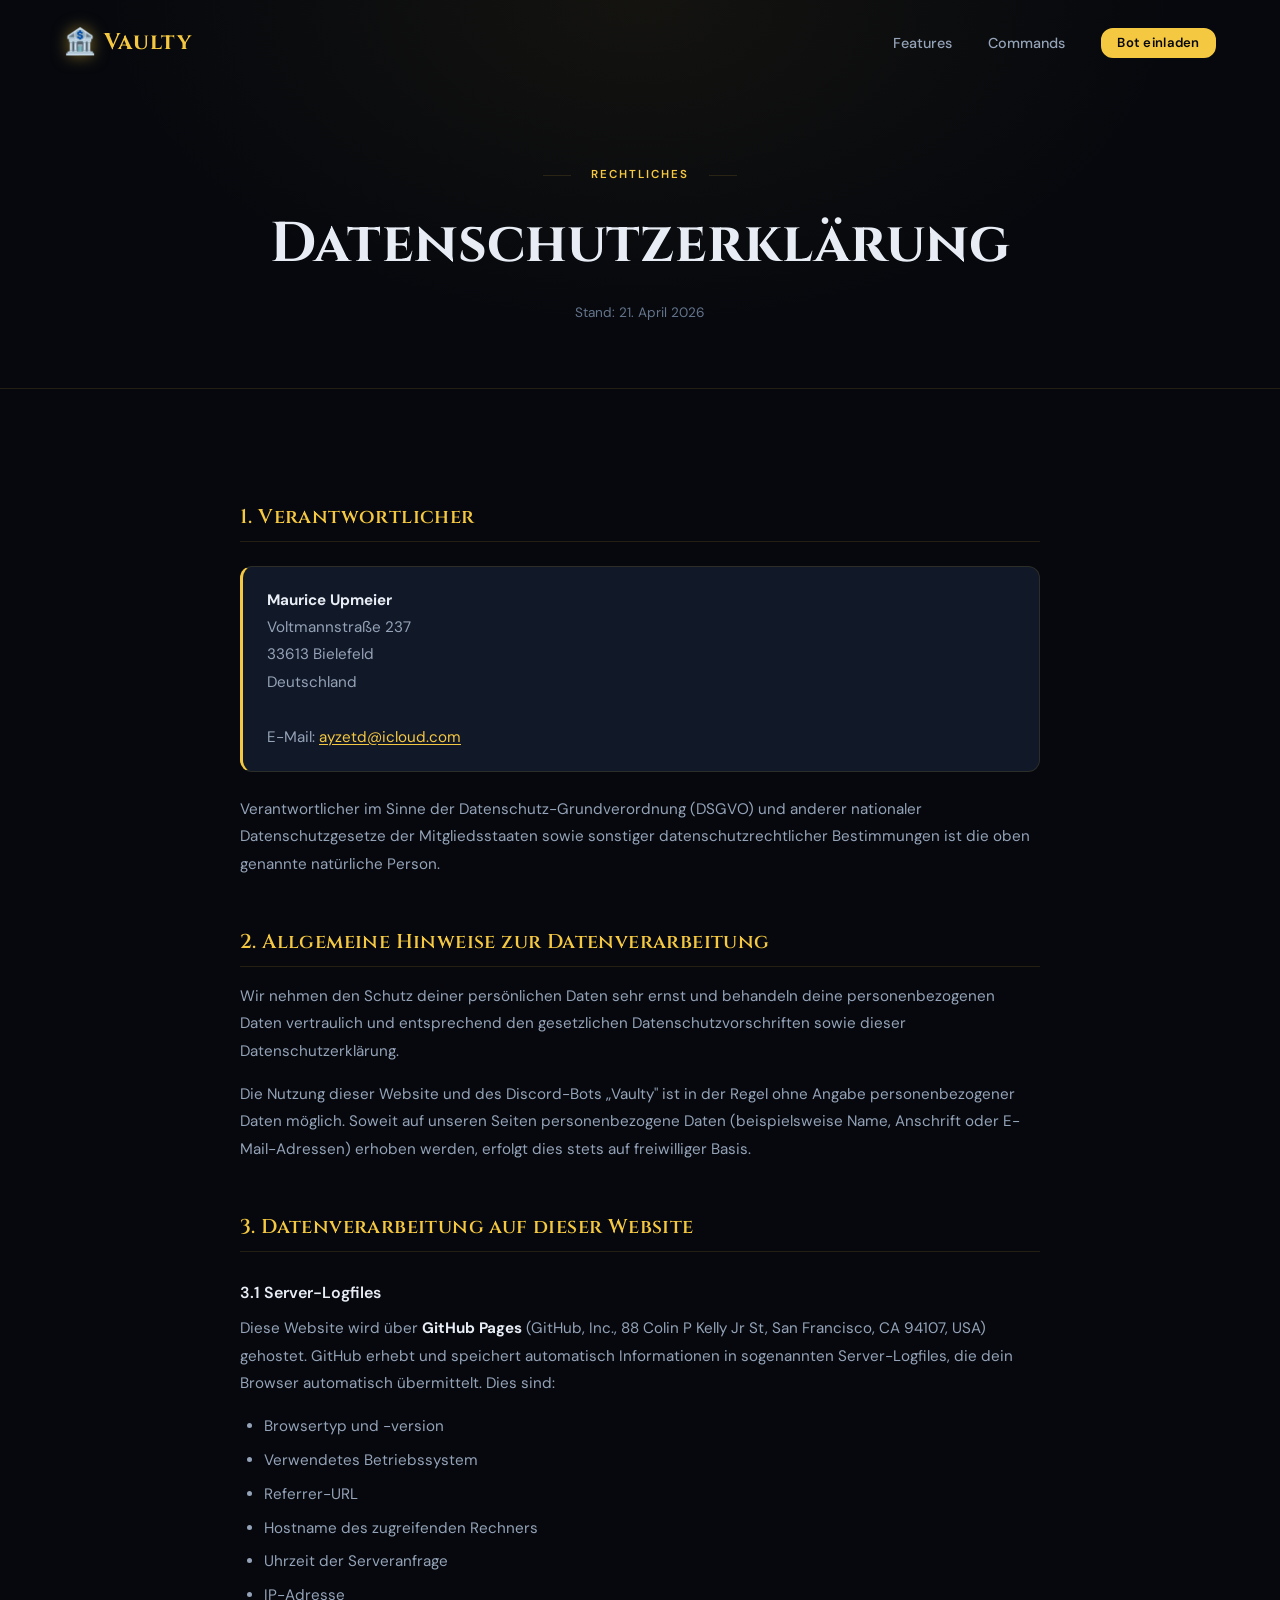
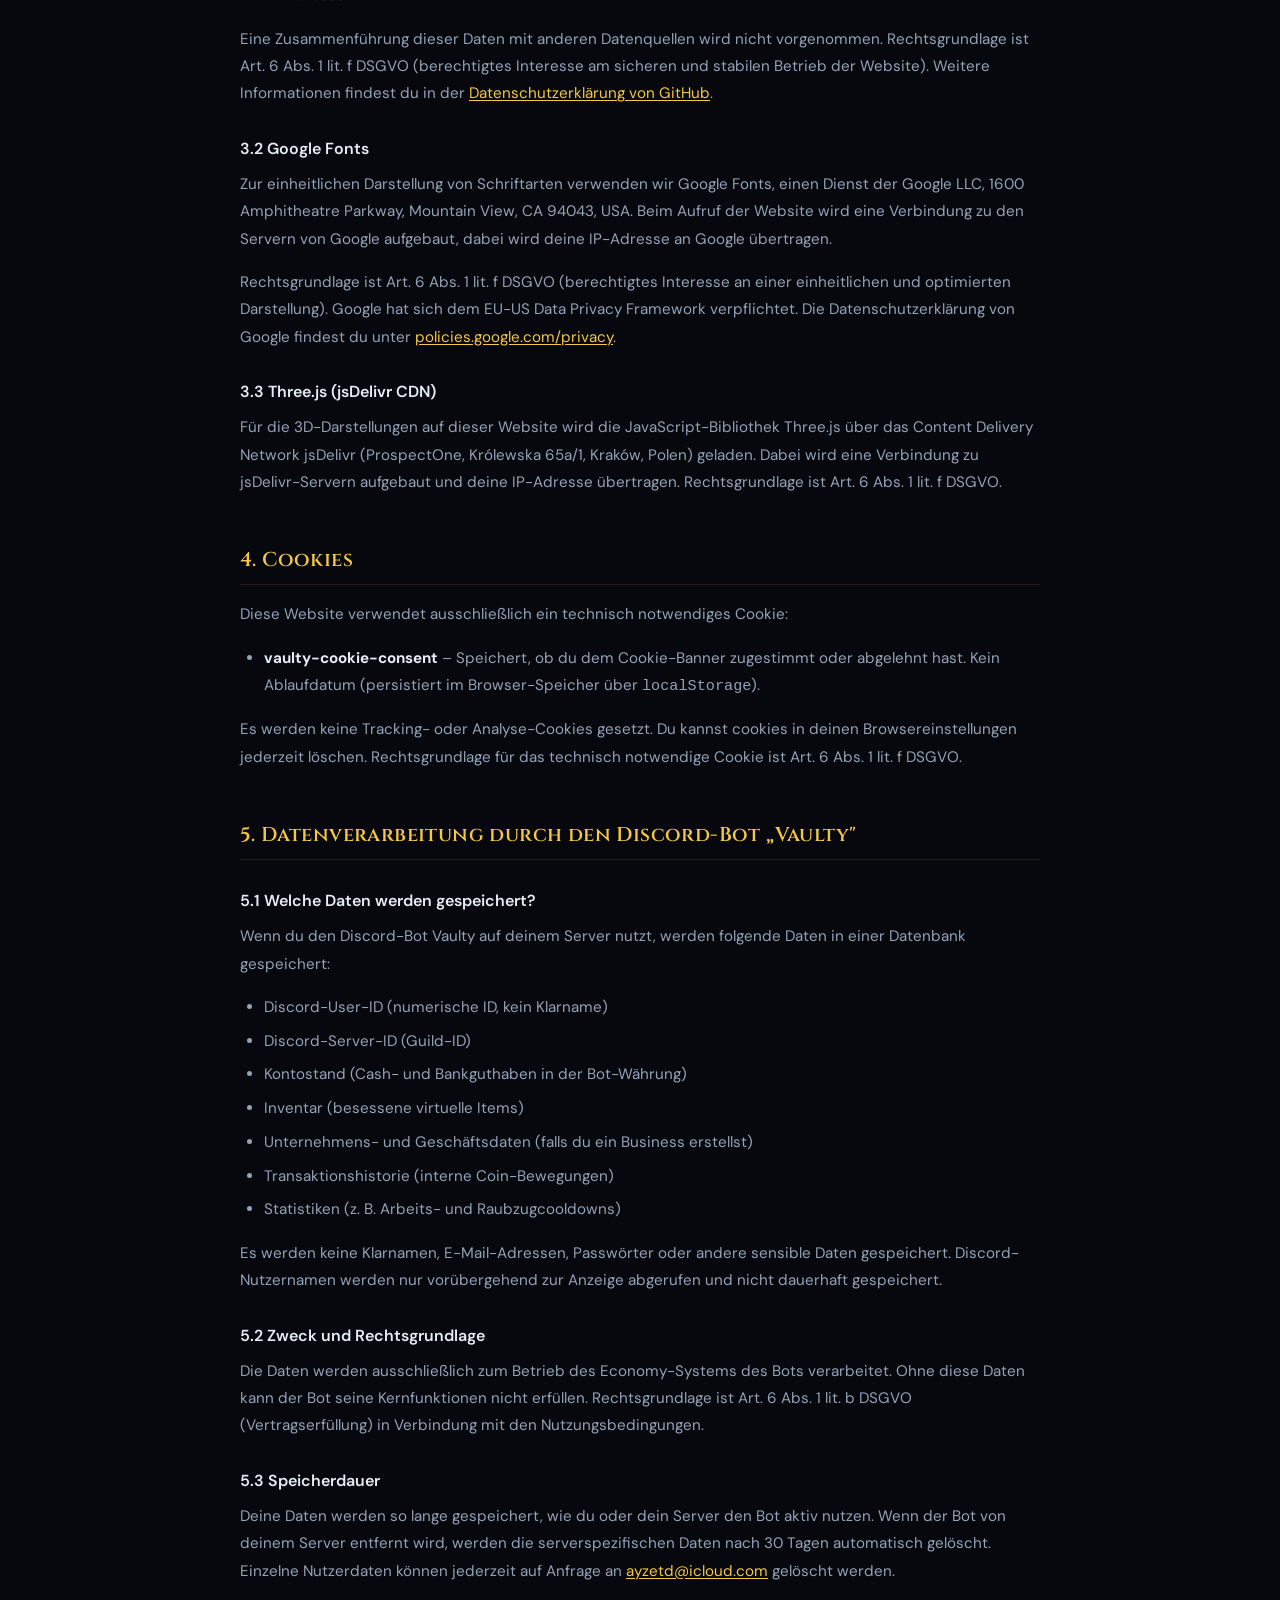
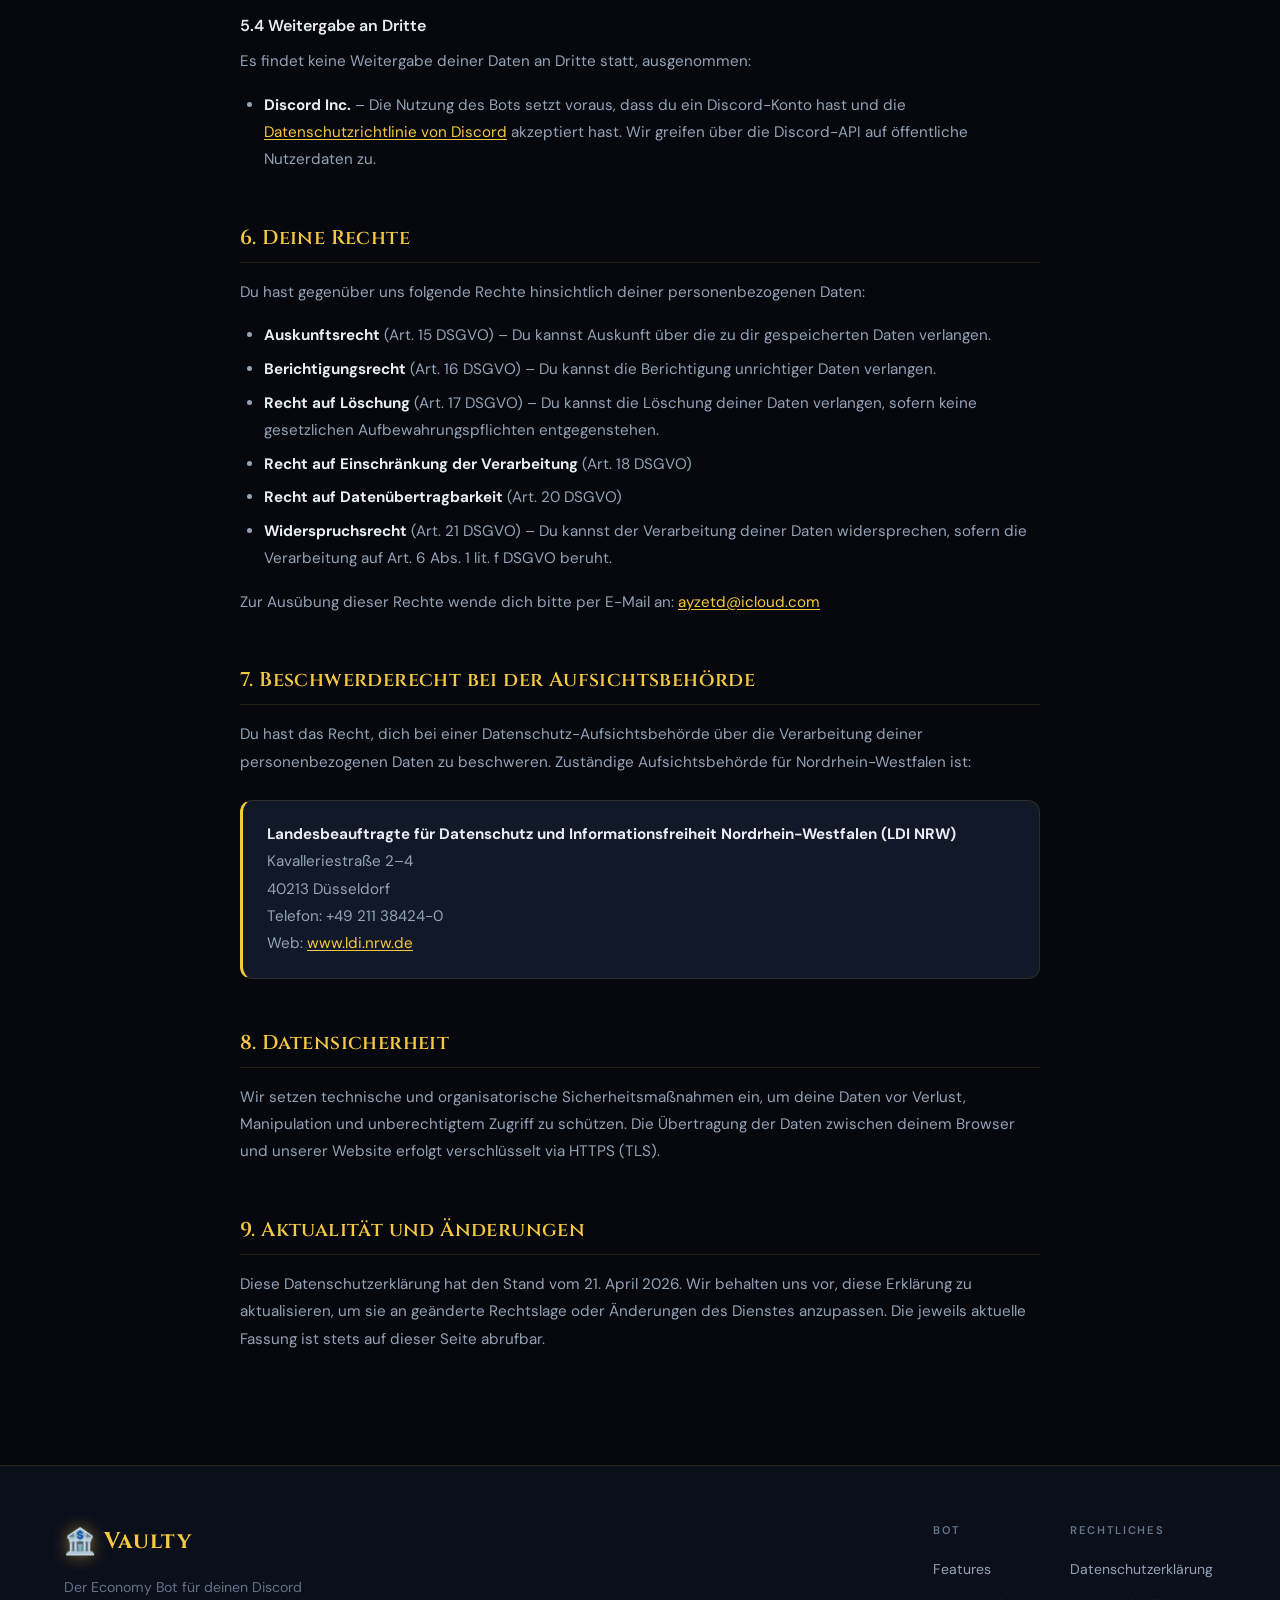
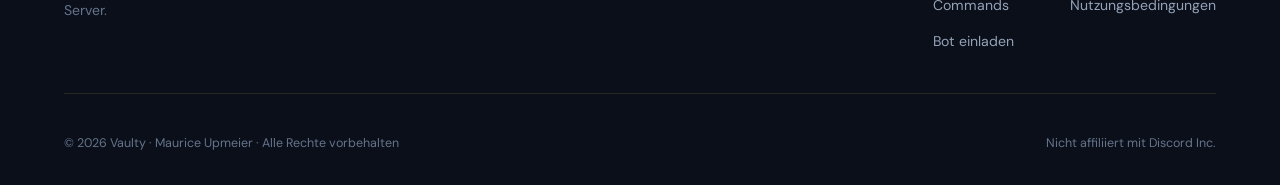
<file: privacy.html>
<!DOCTYPE html>
<html lang="de">
<head>
  <meta charset="UTF-8">
  <meta name="viewport" content="width=device-width, initial-scale=1.0">
  <meta name="robots" content="noindex, follow">
  <title>Datenschutzerklärung – Vaulty</title>
  <link rel="icon" href="data:image/svg+xml,<svg xmlns='http://www.w3.org/2000/svg' viewBox='0 0 100 100'><text y='.9em' font-size='90'>🏦</text></svg>">
  <link rel="preconnect" href="https://fonts.googleapis.com">
  <link rel="preconnect" href="https://fonts.gstatic.com" crossorigin>
  <link href="https://fonts.googleapis.com/css2?family=Cinzel:wght@400;600;700&family=DM+Sans:opsz,wght@9..40,400;9..40,500;9..40,600&family=JetBrains+Mono:wght@400&display=swap" rel="stylesheet">
  <link rel="stylesheet" href="css/style.css">
</head>
<body>

  <a href="#main-content" class="skip-link">Zum Inhalt springen</a>

  <!-- Navigation -->
  <header class="nav-header scrolled" id="navbar">
    <nav class="nav-container" aria-label="Hauptnavigation">
      <a href="index.html" class="nav-logo" aria-label="Vaulty – zur Startseite">
        <span class="nav-logo__icon" aria-hidden="true">🏦</span>
        <span class="nav-logo__text">Vaulty</span>
      </a>
      <ul class="nav-links" role="list">
        <li><a href="index.html#features"  class="nav-link">Features</a></li>
        <li><a href="index.html#commands"  class="nav-link">Commands</a></li>
        <li>
          <a href="https://discord.com/oauth2/authorize?client_id=1495824921593381105"
             target="_blank" rel="noopener noreferrer"
             class="btn btn-primary btn-sm">Bot einladen</a>
        </li>
      </ul>
      <button class="nav-mobile-toggle" id="mobileToggle"
              aria-label="Menü öffnen" aria-expanded="false" type="button">
        <span></span><span></span><span></span>
      </button>
    </nav>
    <div class="nav-mobile-menu" id="mobileMenu" hidden>
      <ul role="list">
        <li><a href="index.html#features" class="nav-link">Features</a></li>
        <li><a href="index.html#commands" class="nav-link">Commands</a></li>
        <li><a href="https://discord.com/oauth2/authorize?client_id=1495824921593381105" target="_blank" rel="noopener noreferrer" class="btn btn-primary">Bot einladen</a></li>
      </ul>
    </div>
  </header>

  <main id="main-content">

    <!-- Legal Hero -->
    <section class="legal-hero">
      <div class="container">
        <span class="section-label">Rechtliches</span>
        <h1>Datenschutzerklärung</h1>
        <p class="legal-date">Stand: 21. April 2026</p>
      </div>
    </section>

    <!-- Legal Content -->
    <section class="legal-body">
      <div class="container">
        <div class="legal-content">

          <h2>1. Verantwortlicher</h2>
          <div class="legal-box">
            <p>
              <strong>Maurice Upmeier</strong><br>
              Voltmannstraße 237<br>
              33613 Bielefeld<br>
              Deutschland<br><br>
              E-Mail: <a href="mailto:ayzetd@icloud.com">ayzetd@icloud.com</a>
            </p>
          </div>
          <p>
            Verantwortlicher im Sinne der Datenschutz-Grundverordnung (DSGVO) und
            anderer nationaler Datenschutzgesetze der Mitgliedsstaaten sowie sonstiger
            datenschutzrechtlicher Bestimmungen ist die oben genannte natürliche Person.
          </p>

          <h2>2. Allgemeine Hinweise zur Datenverarbeitung</h2>
          <p>
            Wir nehmen den Schutz deiner persönlichen Daten sehr ernst und behandeln
            deine personenbezogenen Daten vertraulich und entsprechend den gesetzlichen
            Datenschutzvorschriften sowie dieser Datenschutzerklärung.
          </p>
          <p>
            Die Nutzung dieser Website und des Discord-Bots „Vaulty" ist in der Regel
            ohne Angabe personenbezogener Daten möglich. Soweit auf unseren Seiten
            personenbezogene Daten (beispielsweise Name, Anschrift oder E-Mail-Adressen)
            erhoben werden, erfolgt dies stets auf freiwilliger Basis.
          </p>

          <h2>3. Datenverarbeitung auf dieser Website</h2>

          <h3>3.1 Server-Logfiles</h3>
          <p>
            Diese Website wird über <strong>GitHub Pages</strong> (GitHub, Inc., 88 Colin P Kelly Jr St,
            San Francisco, CA 94107, USA) gehostet. GitHub erhebt und speichert automatisch
            Informationen in sogenannten Server-Logfiles, die dein Browser automatisch
            übermittelt. Dies sind:
          </p>
          <ul>
            <li>Browsertyp und -version</li>
            <li>Verwendetes Betriebssystem</li>
            <li>Referrer-URL</li>
            <li>Hostname des zugreifenden Rechners</li>
            <li>Uhrzeit der Serveranfrage</li>
            <li>IP-Adresse</li>
          </ul>
          <p>
            Eine Zusammenführung dieser Daten mit anderen Datenquellen wird nicht vorgenommen.
            Rechtsgrundlage ist Art. 6 Abs. 1 lit. f DSGVO (berechtigtes Interesse am
            sicheren und stabilen Betrieb der Website). Weitere Informationen findest du in der
            <a href="https://docs.github.com/en/site-policy/privacy-policies/github-privacy-statement"
               target="_blank" rel="noopener noreferrer">Datenschutzerklärung von GitHub</a>.
          </p>

          <h3>3.2 Google Fonts</h3>
          <p>
            Zur einheitlichen Darstellung von Schriftarten verwenden wir Google Fonts,
            einen Dienst der Google LLC, 1600 Amphitheatre Parkway, Mountain View, CA 94043, USA.
            Beim Aufruf der Website wird eine Verbindung zu den Servern von Google aufgebaut,
            dabei wird deine IP-Adresse an Google übertragen.
          </p>
          <p>
            Rechtsgrundlage ist Art. 6 Abs. 1 lit. f DSGVO (berechtigtes Interesse an
            einer einheitlichen und optimierten Darstellung). Google hat sich dem
            EU-US Data Privacy Framework verpflichtet.
            Die Datenschutzerklärung von Google findest du unter
            <a href="https://policies.google.com/privacy" target="_blank" rel="noopener noreferrer">
              policies.google.com/privacy</a>.
          </p>

          <h3>3.3 Three.js (jsDelivr CDN)</h3>
          <p>
            Für die 3D-Darstellungen auf dieser Website wird die JavaScript-Bibliothek
            Three.js über das Content Delivery Network jsDelivr (ProspectOne, Królewska 65a/1,
            Kraków, Polen) geladen. Dabei wird eine Verbindung zu jsDelivr-Servern aufgebaut
            und deine IP-Adresse übertragen. Rechtsgrundlage ist Art. 6 Abs. 1 lit. f DSGVO.
          </p>

          <h2>4. Cookies</h2>
          <p>
            Diese Website verwendet ausschließlich ein technisch notwendiges Cookie:
          </p>
          <ul>
            <li>
              <strong>vaulty-cookie-consent</strong> – Speichert, ob du dem
              Cookie-Banner zugestimmt oder abgelehnt hast. Kein Ablaufdatum
              (persistiert im Browser-Speicher über <code>localStorage</code>).
            </li>
          </ul>
          <p>
            Es werden keine Tracking- oder Analyse-Cookies gesetzt. Du kannst
            cookies in deinen Browsereinstellungen jederzeit löschen.
            Rechtsgrundlage für das technisch notwendige Cookie ist Art. 6 Abs. 1
            lit. f DSGVO.
          </p>

          <h2>5. Datenverarbeitung durch den Discord-Bot „Vaulty"</h2>

          <h3>5.1 Welche Daten werden gespeichert?</h3>
          <p>
            Wenn du den Discord-Bot Vaulty auf deinem Server nutzt, werden
            folgende Daten in einer Datenbank gespeichert:
          </p>
          <ul>
            <li>Discord-User-ID (numerische ID, kein Klarname)</li>
            <li>Discord-Server-ID (Guild-ID)</li>
            <li>Kontostand (Cash- und Bankguthaben in der Bot-Währung)</li>
            <li>Inventar (besessene virtuelle Items)</li>
            <li>Unternehmens- und Geschäftsdaten (falls du ein Business erstellst)</li>
            <li>Transaktionshistorie (interne Coin-Bewegungen)</li>
            <li>Statistiken (z. B. Arbeits- und Raubzugcooldowns)</li>
          </ul>
          <p>
            Es werden keine Klarnamen, E-Mail-Adressen, Passwörter oder andere
            sensible Daten gespeichert. Discord-Nutzernamen werden nur
            vorübergehend zur Anzeige abgerufen und nicht dauerhaft gespeichert.
          </p>

          <h3>5.2 Zweck und Rechtsgrundlage</h3>
          <p>
            Die Daten werden ausschließlich zum Betrieb des Economy-Systems des
            Bots verarbeitet. Ohne diese Daten kann der Bot seine Kernfunktionen
            nicht erfüllen. Rechtsgrundlage ist Art. 6 Abs. 1 lit. b DSGVO
            (Vertragserfüllung) in Verbindung mit den Nutzungsbedingungen.
          </p>

          <h3>5.3 Speicherdauer</h3>
          <p>
            Deine Daten werden so lange gespeichert, wie du oder dein Server den
            Bot aktiv nutzen. Wenn der Bot von deinem Server entfernt wird, werden
            die serverspezifischen Daten nach 30 Tagen automatisch gelöscht.
            Einzelne Nutzerdaten können jederzeit auf Anfrage an
            <a href="mailto:ayzetd@icloud.com">ayzetd@icloud.com</a> gelöscht werden.
          </p>

          <h3>5.4 Weitergabe an Dritte</h3>
          <p>
            Es findet keine Weitergabe deiner Daten an Dritte statt, ausgenommen:
          </p>
          <ul>
            <li>
              <strong>Discord Inc.</strong> – Die Nutzung des Bots setzt voraus, dass
              du ein Discord-Konto hast und die
              <a href="https://discord.com/privacy" target="_blank" rel="noopener noreferrer">
                Datenschutzrichtlinie von Discord</a> akzeptiert hast.
              Wir greifen über die Discord-API auf öffentliche Nutzerdaten zu.
            </li>
          </ul>

          <h2>6. Deine Rechte</h2>
          <p>
            Du hast gegenüber uns folgende Rechte hinsichtlich deiner
            personenbezogenen Daten:
          </p>
          <ul>
            <li><strong>Auskunftsrecht</strong> (Art. 15 DSGVO) – Du kannst Auskunft über die zu dir gespeicherten Daten verlangen.</li>
            <li><strong>Berichtigungsrecht</strong> (Art. 16 DSGVO) – Du kannst die Berichtigung unrichtiger Daten verlangen.</li>
            <li><strong>Recht auf Löschung</strong> (Art. 17 DSGVO) – Du kannst die Löschung deiner Daten verlangen, sofern keine gesetzlichen Aufbewahrungspflichten entgegenstehen.</li>
            <li><strong>Recht auf Einschränkung der Verarbeitung</strong> (Art. 18 DSGVO)</li>
            <li><strong>Recht auf Datenübertragbarkeit</strong> (Art. 20 DSGVO)</li>
            <li><strong>Widerspruchsrecht</strong> (Art. 21 DSGVO) – Du kannst der Verarbeitung deiner Daten widersprechen, sofern die Verarbeitung auf Art. 6 Abs. 1 lit. f DSGVO beruht.</li>
          </ul>
          <p>
            Zur Ausübung dieser Rechte wende dich bitte per E-Mail an:
            <a href="mailto:ayzetd@icloud.com">ayzetd@icloud.com</a>
          </p>

          <h2>7. Beschwerderecht bei der Aufsichtsbehörde</h2>
          <p>
            Du hast das Recht, dich bei einer Datenschutz-Aufsichtsbehörde
            über die Verarbeitung deiner personenbezogenen Daten zu beschweren.
            Zuständige Aufsichtsbehörde für Nordrhein-Westfalen ist:
          </p>
          <div class="legal-box">
            <p>
              <strong>Landesbeauftragte für Datenschutz und Informationsfreiheit
              Nordrhein-Westfalen (LDI NRW)</strong><br>
              Kavalleriestraße 2–4<br>
              40213 Düsseldorf<br>
              Telefon: +49 211 38424-0<br>
              Web: <a href="https://www.ldi.nrw.de" target="_blank" rel="noopener noreferrer">www.ldi.nrw.de</a>
            </p>
          </div>

          <h2>8. Datensicherheit</h2>
          <p>
            Wir setzen technische und organisatorische Sicherheitsmaßnahmen ein,
            um deine Daten vor Verlust, Manipulation und unberechtigtem Zugriff
            zu schützen. Die Übertragung der Daten zwischen deinem Browser und
            unserer Website erfolgt verschlüsselt via HTTPS (TLS).
          </p>

          <h2>9. Aktualität und Änderungen</h2>
          <p>
            Diese Datenschutzerklärung hat den Stand vom 21. April 2026. Wir
            behalten uns vor, diese Erklärung zu aktualisieren, um sie an
            geänderte Rechtslage oder Änderungen des Dienstes anzupassen.
            Die jeweils aktuelle Fassung ist stets auf dieser Seite abrufbar.
          </p>

        </div><!-- /.legal-content -->
      </div>
    </section>

  </main>

  <!-- Footer -->
  <footer class="footer" role="contentinfo">
    <div class="container">
      <div class="footer-top">
        <div class="footer-brand">
          <a href="index.html" class="nav-logo" aria-label="Vaulty Startseite">
            <span class="nav-logo__icon" aria-hidden="true">🏦</span>
            <span class="nav-logo__text">Vaulty</span>
          </a>
          <p class="footer-tagline">Der Economy Bot für deinen Discord Server.</p>
        </div>
        <nav class="footer-links" aria-label="Footer-Navigation">
          <div class="footer-links__group">
            <h3 class="footer-links__title">Bot</h3>
            <ul role="list">
              <li><a href="index.html#features">Features</a></li>
              <li><a href="index.html#commands">Commands</a></li>
              <li><a href="https://discord.com/oauth2/authorize?client_id=1495824921593381105" target="_blank" rel="noopener noreferrer">Bot einladen</a></li>
            </ul>
          </div>
          <div class="footer-links__group">
            <h3 class="footer-links__title">Rechtliches</h3>
            <ul role="list">
              <li><a href="privacy.html" aria-current="page">Datenschutzerklärung</a></li>
              <li><a href="terms.html">Nutzungsbedingungen</a></li>
            </ul>
          </div>
        </nav>
      </div>
      <div class="footer-bottom">
        <p>&copy; 2026 Vaulty &middot; Maurice Upmeier &middot; Alle Rechte vorbehalten</p>
        <p>Nicht affiliiert mit Discord Inc.</p>
      </div>
    </div>
  </footer>

  <script src="js/main.js"></script>
</body>
</html>
</file>
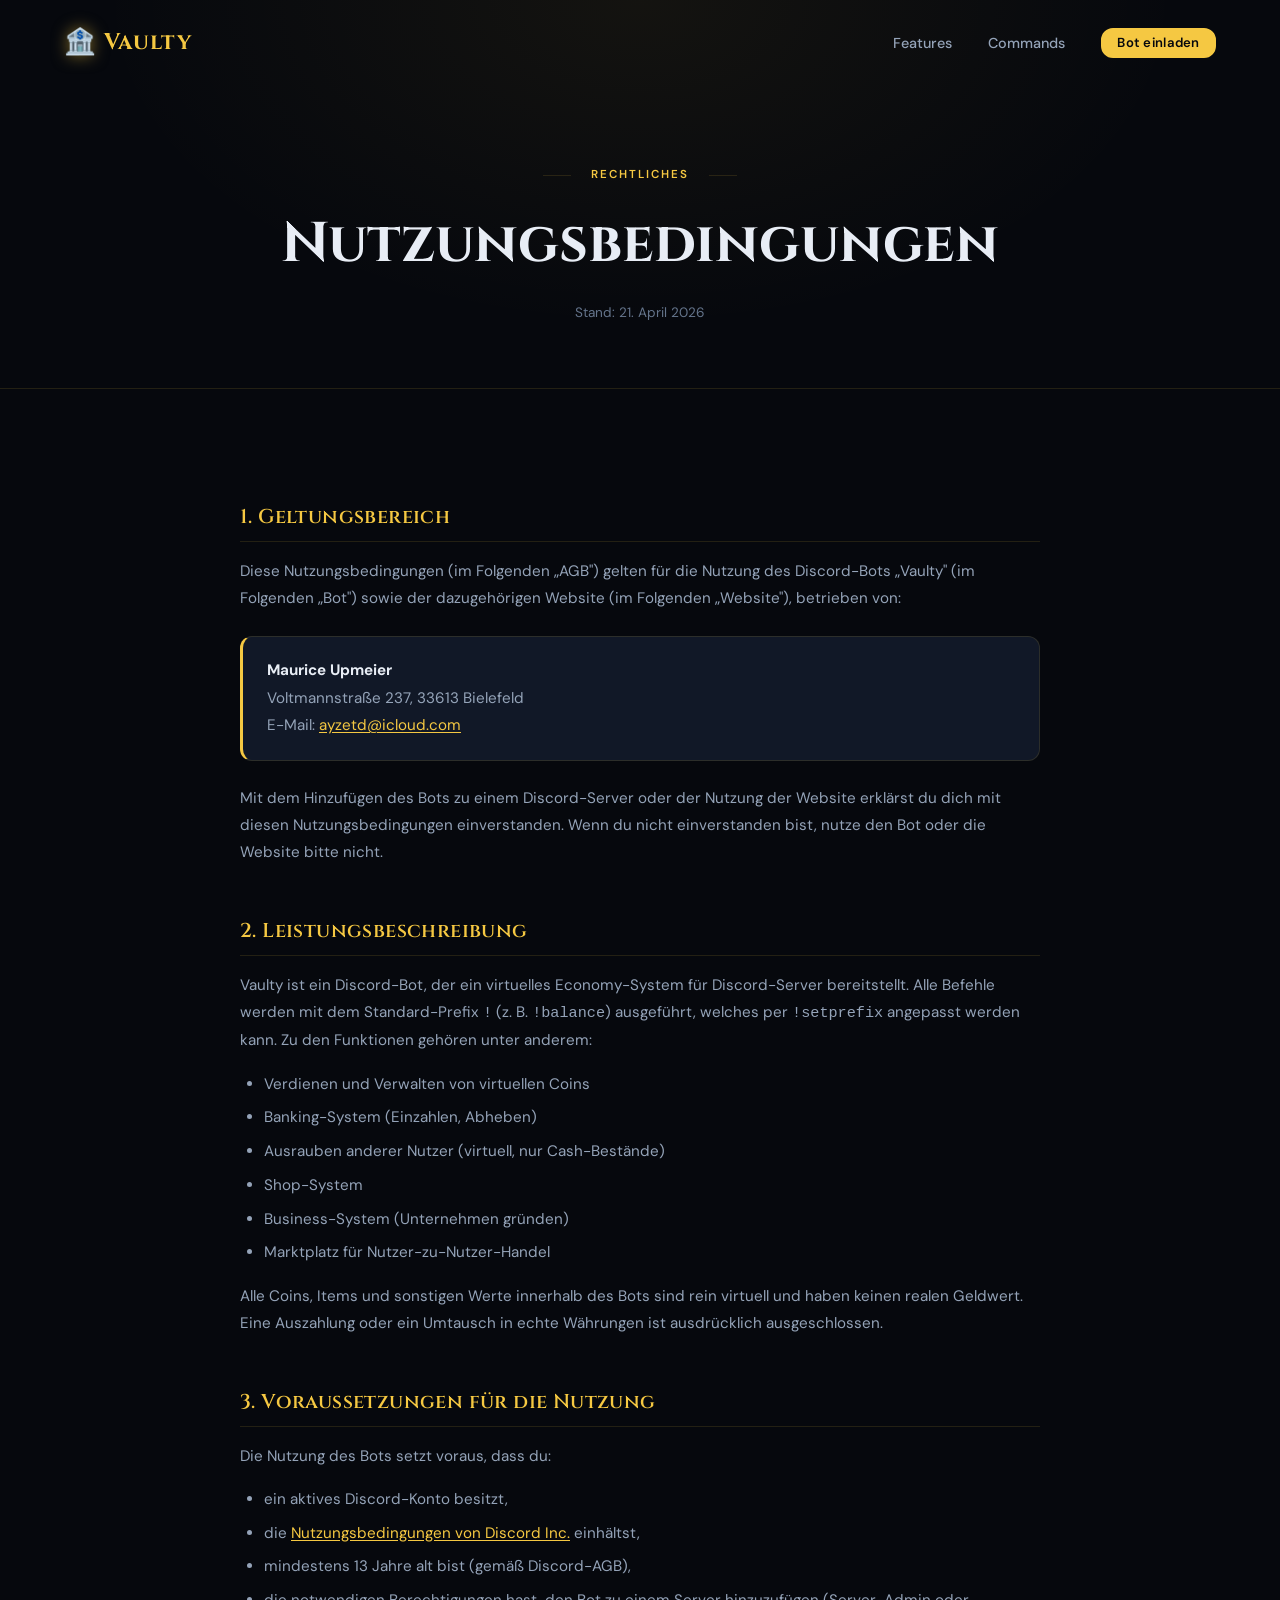
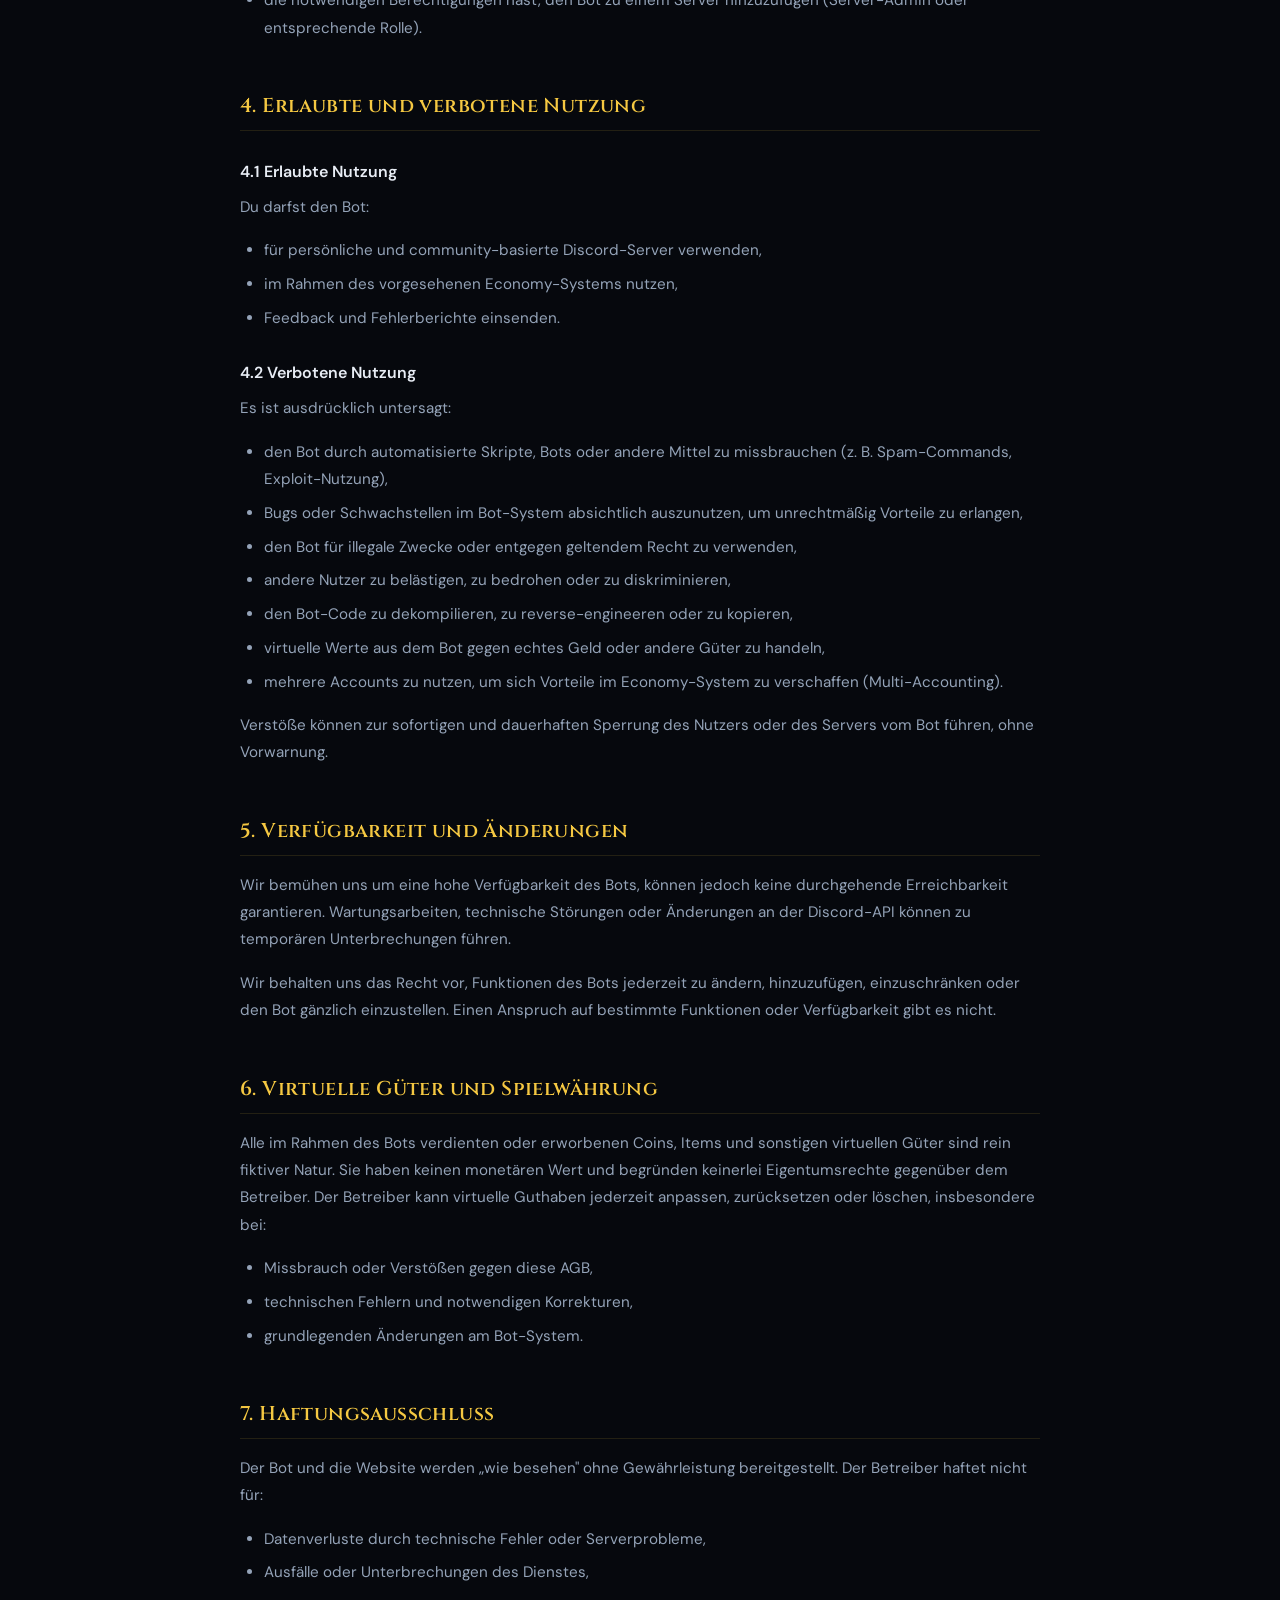
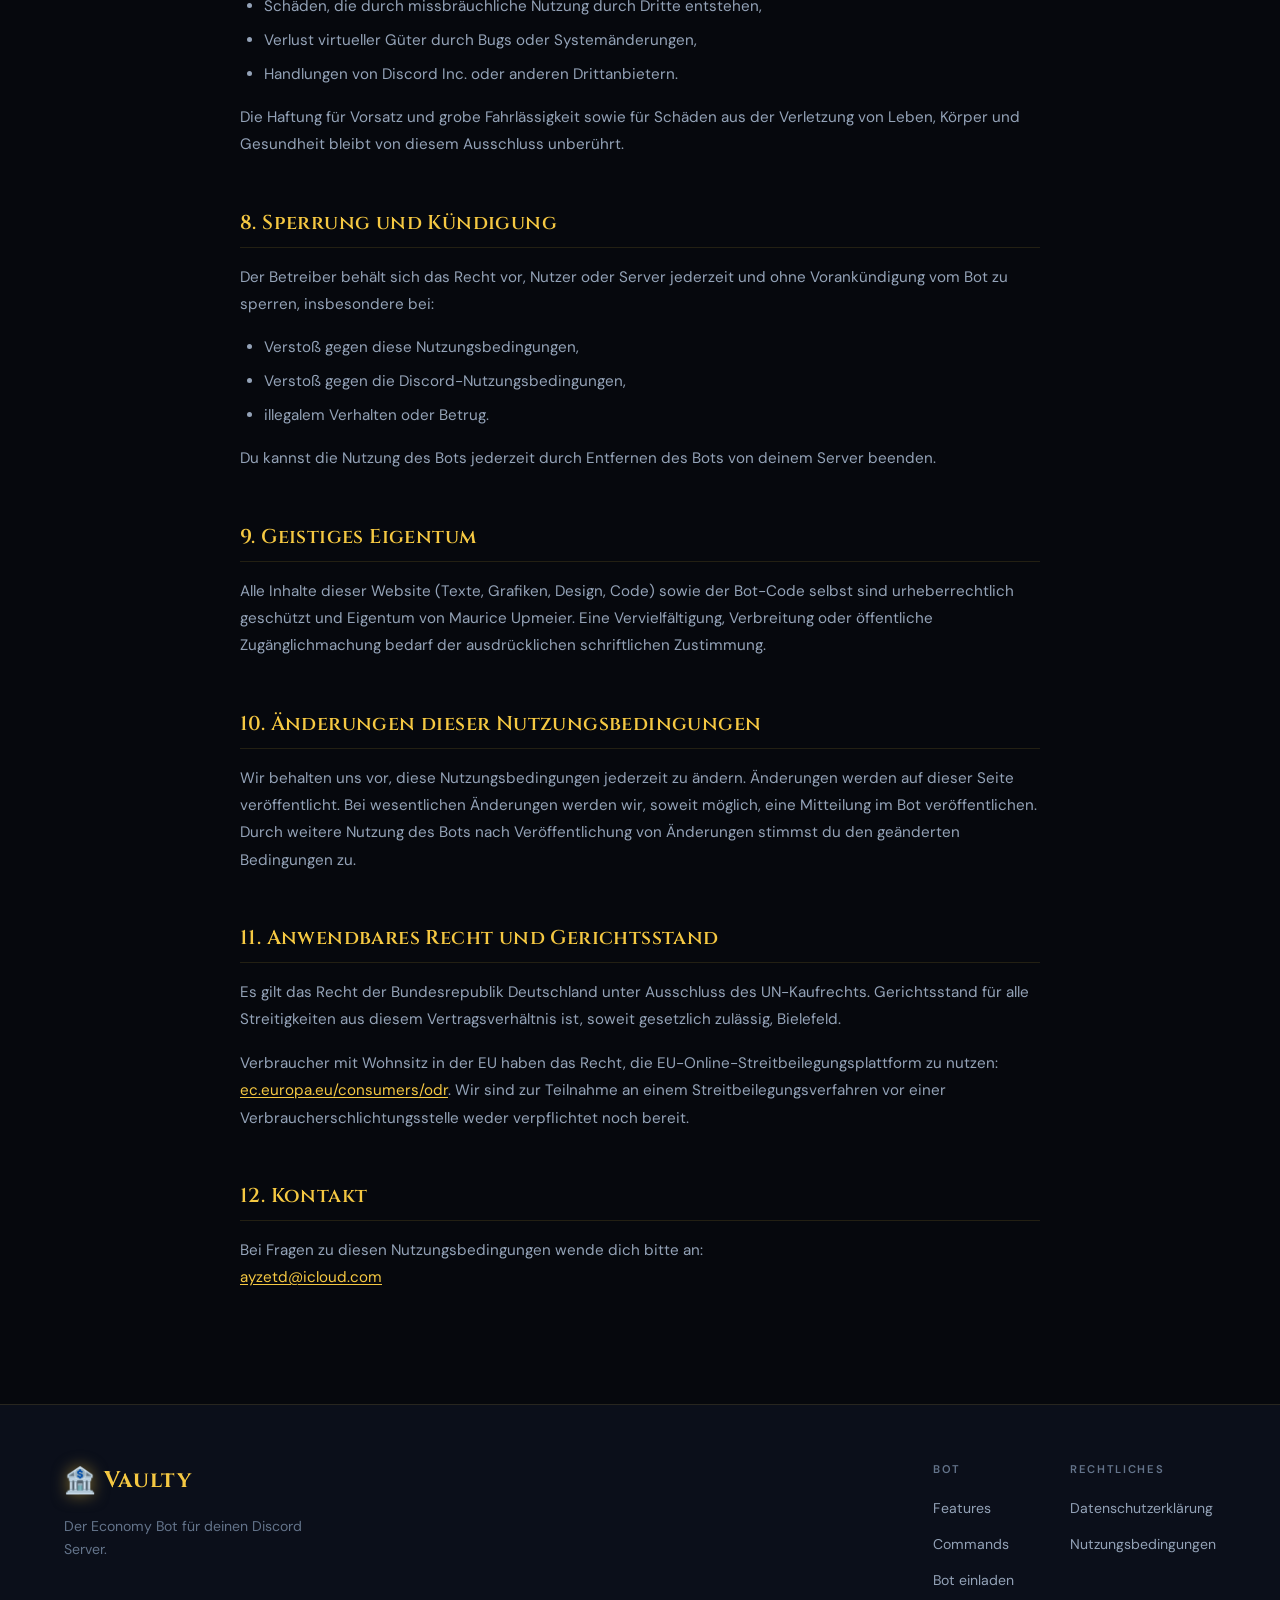
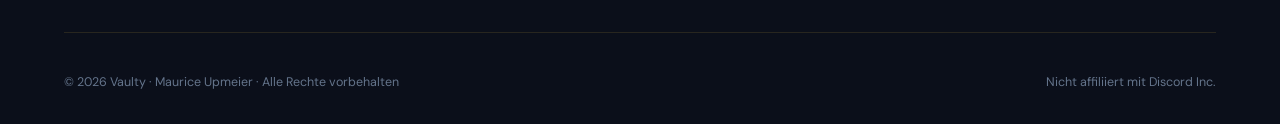
<file: terms.html>
<!DOCTYPE html>
<html lang="de">
<head>
  <meta charset="UTF-8">
  <meta name="viewport" content="width=device-width, initial-scale=1.0">
  <meta name="robots" content="noindex, follow">
  <title>Nutzungsbedingungen – Vaulty</title>
  <link rel="icon" href="data:image/svg+xml,<svg xmlns='http://www.w3.org/2000/svg' viewBox='0 0 100 100'><text y='.9em' font-size='90'>🏦</text></svg>">
  <link rel="preconnect" href="https://fonts.googleapis.com">
  <link rel="preconnect" href="https://fonts.gstatic.com" crossorigin>
  <link href="https://fonts.googleapis.com/css2?family=Cinzel:wght@400;600;700&family=DM+Sans:opsz,wght@9..40,400;9..40,500;9..40,600&family=JetBrains+Mono:wght@400&display=swap" rel="stylesheet">
  <link rel="stylesheet" href="css/style.css">
</head>
<body>

  <a href="#main-content" class="skip-link">Zum Inhalt springen</a>

  <!-- Navigation -->
  <header class="nav-header scrolled" id="navbar">
    <nav class="nav-container" aria-label="Hauptnavigation">
      <a href="index.html" class="nav-logo" aria-label="Vaulty – zur Startseite">
        <span class="nav-logo__icon" aria-hidden="true">🏦</span>
        <span class="nav-logo__text">Vaulty</span>
      </a>
      <ul class="nav-links" role="list">
        <li><a href="index.html#features"  class="nav-link">Features</a></li>
        <li><a href="index.html#commands"  class="nav-link">Commands</a></li>
        <li>
          <a href="https://discord.com/oauth2/authorize?client_id=1495824921593381105"
             target="_blank" rel="noopener noreferrer"
             class="btn btn-primary btn-sm">Bot einladen</a>
        </li>
      </ul>
      <button class="nav-mobile-toggle" id="mobileToggle"
              aria-label="Menü öffnen" aria-expanded="false" type="button">
        <span></span><span></span><span></span>
      </button>
    </nav>
    <div class="nav-mobile-menu" id="mobileMenu" hidden>
      <ul role="list">
        <li><a href="index.html#features" class="nav-link">Features</a></li>
        <li><a href="index.html#commands" class="nav-link">Commands</a></li>
        <li><a href="https://discord.com/oauth2/authorize?client_id=1495824921593381105" target="_blank" rel="noopener noreferrer" class="btn btn-primary">Bot einladen</a></li>
      </ul>
    </div>
  </header>

  <main id="main-content">

    <!-- Legal Hero -->
    <section class="legal-hero">
      <div class="container">
        <span class="section-label">Rechtliches</span>
        <h1>Nutzungsbedingungen</h1>
        <p class="legal-date">Stand: 21. April 2026</p>
      </div>
    </section>

    <!-- Legal Content -->
    <section class="legal-body">
      <div class="container">
        <div class="legal-content">

          <h2>1. Geltungsbereich</h2>
          <p>
            Diese Nutzungsbedingungen (im Folgenden „AGB") gelten für die Nutzung
            des Discord-Bots „Vaulty" (im Folgenden „Bot") sowie der dazugehörigen
            Website (im Folgenden „Website"), betrieben von:
          </p>
          <div class="legal-box">
            <p>
              <strong>Maurice Upmeier</strong><br>
              Voltmannstraße 237, 33613 Bielefeld<br>
              E-Mail: <a href="mailto:ayzetd@icloud.com">ayzetd@icloud.com</a>
            </p>
          </div>
          <p>
            Mit dem Hinzufügen des Bots zu einem Discord-Server oder der Nutzung
            der Website erklärst du dich mit diesen Nutzungsbedingungen
            einverstanden. Wenn du nicht einverstanden bist, nutze den Bot oder
            die Website bitte nicht.
          </p>

          <h2>2. Leistungsbeschreibung</h2>
          <p>
            Vaulty ist ein Discord-Bot, der ein virtuelles Economy-System
            für Discord-Server bereitstellt. Alle Befehle werden mit dem
            Standard-Prefix <code>!</code> (z. B. <code>!balance</code>) ausgeführt,
            welches per <code>!setprefix</code> angepasst werden kann.
            Zu den Funktionen gehören unter anderem:
          </p>
          <ul>
            <li>Verdienen und Verwalten von virtuellen Coins</li>
            <li>Banking-System (Einzahlen, Abheben)</li>
            <li>Ausrauben anderer Nutzer (virtuell, nur Cash-Bestände)</li>
            <li>Shop-System</li>
            <li>Business-System (Unternehmen gründen)</li>
            <li>Marktplatz für Nutzer-zu-Nutzer-Handel</li>
          </ul>
          <p>
            Alle Coins, Items und sonstigen Werte innerhalb des Bots sind rein
            virtuell und haben keinen realen Geldwert. Eine Auszahlung oder ein
            Umtausch in echte Währungen ist ausdrücklich ausgeschlossen.
          </p>

          <h2>3. Voraussetzungen für die Nutzung</h2>
          <p>Die Nutzung des Bots setzt voraus, dass du:</p>
          <ul>
            <li>ein aktives Discord-Konto besitzt,</li>
            <li>die <a href="https://discord.com/terms" target="_blank" rel="noopener noreferrer">Nutzungsbedingungen von Discord Inc.</a> einhältst,</li>
            <li>mindestens 13 Jahre alt bist (gemäß Discord-AGB),</li>
            <li>die notwendigen Berechtigungen hast, den Bot zu einem Server hinzuzufügen (Server-Admin oder entsprechende Rolle).</li>
          </ul>

          <h2>4. Erlaubte und verbotene Nutzung</h2>

          <h3>4.1 Erlaubte Nutzung</h3>
          <p>Du darfst den Bot:</p>
          <ul>
            <li>für persönliche und community-basierte Discord-Server verwenden,</li>
            <li>im Rahmen des vorgesehenen Economy-Systems nutzen,</li>
            <li>Feedback und Fehlerberichte einsenden.</li>
          </ul>

          <h3>4.2 Verbotene Nutzung</h3>
          <p>Es ist ausdrücklich untersagt:</p>
          <ul>
            <li>den Bot durch automatisierte Skripte, Bots oder andere Mittel zu missbrauchen (z. B. Spam-Commands, Exploit-Nutzung),</li>
            <li>Bugs oder Schwachstellen im Bot-System absichtlich auszunutzen, um unrechtmäßig Vorteile zu erlangen,</li>
            <li>den Bot für illegale Zwecke oder entgegen geltendem Recht zu verwenden,</li>
            <li>andere Nutzer zu belästigen, zu bedrohen oder zu diskriminieren,</li>
            <li>den Bot-Code zu dekompilieren, zu reverse-engineeren oder zu kopieren,</li>
            <li>virtuelle Werte aus dem Bot gegen echtes Geld oder andere Güter zu handeln,</li>
            <li>mehrere Accounts zu nutzen, um sich Vorteile im Economy-System zu verschaffen (Multi-Accounting).</li>
          </ul>
          <p>
            Verstöße können zur sofortigen und dauerhaften Sperrung des Nutzers
            oder des Servers vom Bot führen, ohne Vorwarnung.
          </p>

          <h2>5. Verfügbarkeit und Änderungen</h2>
          <p>
            Wir bemühen uns um eine hohe Verfügbarkeit des Bots, können jedoch
            keine durchgehende Erreichbarkeit garantieren. Wartungsarbeiten,
            technische Störungen oder Änderungen an der Discord-API können zu
            temporären Unterbrechungen führen.
          </p>
          <p>
            Wir behalten uns das Recht vor, Funktionen des Bots jederzeit zu
            ändern, hinzuzufügen, einzuschränken oder den Bot gänzlich
            einzustellen. Einen Anspruch auf bestimmte Funktionen oder
            Verfügbarkeit gibt es nicht.
          </p>

          <h2>6. Virtuelle Güter und Spielwährung</h2>
          <p>
            Alle im Rahmen des Bots verdienten oder erworbenen Coins, Items und
            sonstigen virtuellen Güter sind rein fiktiver Natur. Sie haben keinen
            monetären Wert und begründen keinerlei Eigentumsrechte gegenüber dem
            Betreiber. Der Betreiber kann virtuelle Guthaben jederzeit anpassen,
            zurücksetzen oder löschen, insbesondere bei:
          </p>
          <ul>
            <li>Missbrauch oder Verstößen gegen diese AGB,</li>
            <li>technischen Fehlern und notwendigen Korrekturen,</li>
            <li>grundlegenden Änderungen am Bot-System.</li>
          </ul>

          <h2>7. Haftungsausschluss</h2>
          <p>
            Der Bot und die Website werden „wie besehen" ohne Gewährleistung
            bereitgestellt. Der Betreiber haftet nicht für:
          </p>
          <ul>
            <li>Datenverluste durch technische Fehler oder Serverprobleme,</li>
            <li>Ausfälle oder Unterbrechungen des Dienstes,</li>
            <li>Schäden, die durch missbräuchliche Nutzung durch Dritte entstehen,</li>
            <li>Verlust virtueller Güter durch Bugs oder Systemänderungen,</li>
            <li>Handlungen von Discord Inc. oder anderen Drittanbietern.</li>
          </ul>
          <p>
            Die Haftung für Vorsatz und grobe Fahrlässigkeit sowie für Schäden
            aus der Verletzung von Leben, Körper und Gesundheit bleibt von diesem
            Ausschluss unberührt.
          </p>

          <h2>8. Sperrung und Kündigung</h2>
          <p>
            Der Betreiber behält sich das Recht vor, Nutzer oder Server
            jederzeit und ohne Vorankündigung vom Bot zu sperren, insbesondere
            bei:
          </p>
          <ul>
            <li>Verstoß gegen diese Nutzungsbedingungen,</li>
            <li>Verstoß gegen die Discord-Nutzungsbedingungen,</li>
            <li>illegalem Verhalten oder Betrug.</li>
          </ul>
          <p>
            Du kannst die Nutzung des Bots jederzeit durch Entfernen des Bots
            von deinem Server beenden.
          </p>

          <h2>9. Geistiges Eigentum</h2>
          <p>
            Alle Inhalte dieser Website (Texte, Grafiken, Design, Code) sowie
            der Bot-Code selbst sind urheberrechtlich geschützt und Eigentum von
            Maurice Upmeier. Eine Vervielfältigung, Verbreitung oder öffentliche
            Zugänglichmachung bedarf der ausdrücklichen schriftlichen Zustimmung.
          </p>

          <h2>10. Änderungen dieser Nutzungsbedingungen</h2>
          <p>
            Wir behalten uns vor, diese Nutzungsbedingungen jederzeit zu
            ändern. Änderungen werden auf dieser Seite veröffentlicht. Bei
            wesentlichen Änderungen werden wir, soweit möglich, eine Mitteilung
            im Bot veröffentlichen. Durch weitere Nutzung des Bots nach
            Veröffentlichung von Änderungen stimmst du den geänderten
            Bedingungen zu.
          </p>

          <h2>11. Anwendbares Recht und Gerichtsstand</h2>
          <p>
            Es gilt das Recht der Bundesrepublik Deutschland unter Ausschluss
            des UN-Kaufrechts. Gerichtsstand für alle Streitigkeiten aus diesem
            Vertragsverhältnis ist, soweit gesetzlich zulässig, Bielefeld.
          </p>
          <p>
            Verbraucher mit Wohnsitz in der EU haben das Recht, die
            EU-Online-Streitbeilegungsplattform zu nutzen:
            <a href="https://ec.europa.eu/consumers/odr"
               target="_blank" rel="noopener noreferrer">ec.europa.eu/consumers/odr</a>.
            Wir sind zur Teilnahme an einem Streitbeilegungsverfahren vor
            einer Verbraucherschlichtungsstelle weder verpflichtet noch bereit.
          </p>

          <h2>12. Kontakt</h2>
          <p>
            Bei Fragen zu diesen Nutzungsbedingungen wende dich bitte an:<br>
            <a href="mailto:ayzetd@icloud.com">ayzetd@icloud.com</a>
          </p>

        </div><!-- /.legal-content -->
      </div>
    </section>

  </main>

  <!-- Footer -->
  <footer class="footer" role="contentinfo">
    <div class="container">
      <div class="footer-top">
        <div class="footer-brand">
          <a href="index.html" class="nav-logo" aria-label="Vaulty Startseite">
            <span class="nav-logo__icon" aria-hidden="true">🏦</span>
            <span class="nav-logo__text">Vaulty</span>
          </a>
          <p class="footer-tagline">Der Economy Bot für deinen Discord Server.</p>
        </div>
        <nav class="footer-links" aria-label="Footer-Navigation">
          <div class="footer-links__group">
            <h3 class="footer-links__title">Bot</h3>
            <ul role="list">
              <li><a href="index.html#features">Features</a></li>
              <li><a href="index.html#commands">Commands</a></li>
              <li><a href="https://discord.com/oauth2/authorize?client_id=1495824921593381105" target="_blank" rel="noopener noreferrer">Bot einladen</a></li>
            </ul>
          </div>
          <div class="footer-links__group">
            <h3 class="footer-links__title">Rechtliches</h3>
            <ul role="list">
              <li><a href="privacy.html">Datenschutzerklärung</a></li>
              <li><a href="terms.html" aria-current="page">Nutzungsbedingungen</a></li>
            </ul>
          </div>
        </nav>
      </div>
      <div class="footer-bottom">
        <p>&copy; 2026 Vaulty &middot; Maurice Upmeier &middot; Alle Rechte vorbehalten</p>
        <p>Nicht affiliiert mit Discord Inc.</p>
      </div>
    </div>
  </footer>

  <script src="js/main.js"></script>
</body>
</html>
</file>
<file: css/style.css>
/* ============================================================
   VAULTY – Main Stylesheet
   Economy Discord Bot Landing Page
   ============================================================ */

/* 1. Reset & Base
   ============================================================ */
*, *::before, *::after {
  box-sizing: border-box;
  margin: 0;
  padding: 0;
}

html {
  scroll-behavior: smooth;
  scrollbar-width: thin;
  scrollbar-color: var(--gold) var(--surface);
}

::-webkit-scrollbar { width: 6px; }
::-webkit-scrollbar-track { background: var(--surface); }
::-webkit-scrollbar-thumb { background: var(--gold); border-radius: 3px; }

body {
  font-family: var(--font-body);
  background: var(--bg);
  color: var(--text);
  line-height: 1.6;
  overflow-x: hidden;
  min-height: 100vh;
}

/* 2. Design Tokens
   ============================================================ */
:root {
  /* Background */
  --bg:           #06080d;
  --surface:      #0b0f1a;
  --surface-2:    #111827;
  --surface-3:    #1a2438;

  /* Gold Palette */
  --gold:         #f5c842;
  --gold-light:   #ffd966;
  --gold-dark:    #c9972a;
  --amber:        #ff9f0a;

  /* Discord */
  --discord:      #5865f2;
  --discord-dark: #4752c4;

  /* Text */
  --text:         #e8edf5;
  --text-muted:   #64748b;
  --text-subtle:  #94a3b8;

  /* Borders */
  --border:       rgba(245, 200, 66, 0.12);
  --border-hover: rgba(245, 200, 66, 0.35);

  /* Fonts */
  --font-display: 'Cinzel', serif;
  --font-body:    'DM Sans', sans-serif;
  --font-mono:    'JetBrains Mono', monospace;

  /* Radius */
  --radius-sm:  6px;
  --radius-md:  12px;
  --radius-lg:  20px;
  --radius-xl:  32px;

  /* Transitions */
  --transition:      220ms cubic-bezier(0.4, 0, 0.2, 1);
  --transition-slow: 500ms cubic-bezier(0.4, 0, 0.2, 1);

  /* Shadows */
  --shadow-gold: 0 0 60px rgba(245, 200, 66, 0.12);
  --shadow-card: 0 8px 40px rgba(0, 0, 0, 0.5);
}

/* 3. Skip Link
   ============================================================ */
.skip-link {
  position: absolute;
  top: -100%;
  left: 1rem;
  z-index: 9999;
  background: var(--gold);
  color: var(--bg);
  padding: 0.5rem 1rem;
  border-radius: var(--radius-sm);
  font-weight: 600;
  text-decoration: none;
  transition: top var(--transition);
}
.skip-link:focus { top: 1rem; }

/* 4. Cookie Banner
   ============================================================ */
.cookie-banner {
  position: fixed;
  bottom: 1.5rem;
  left: 50%;
  transform: translateX(-50%) translateY(200%);
  z-index: 9000;
  width: calc(100% - 3rem);
  max-width: 820px;
  background: var(--surface-2);
  border: 1px solid var(--border);
  border-radius: var(--radius-lg);
  padding: 1.25rem 1.5rem;
  backdrop-filter: blur(24px);
  -webkit-backdrop-filter: blur(24px);
  box-shadow: var(--shadow-card), var(--shadow-gold);
  transition: transform 0.55s cubic-bezier(0.34, 1.56, 0.64, 1);
}
.cookie-banner.is-visible {
  transform: translateX(-50%) translateY(0);
}
.cookie-banner__content {
  display: flex;
  align-items: center;
  gap: 1.25rem;
  flex-wrap: wrap;
}
.cookie-banner__icon {
  font-size: 2.2rem;
  flex-shrink: 0;
  filter: drop-shadow(0 0 8px rgba(245, 200, 66, 0.4));
}
.cookie-banner__text {
  flex: 1;
  min-width: 200px;
}
.cookie-banner__text strong {
  display: block;
  color: var(--gold);
  font-size: 1rem;
  margin-bottom: 0.3rem;
}
.cookie-banner__text p {
  font-size: 0.83rem;
  color: var(--text-subtle);
  line-height: 1.5;
}
.cookie-banner__text a {
  color: var(--gold);
  text-decoration: underline;
  text-underline-offset: 2px;
}
.cookie-banner__actions {
  display: flex;
  gap: 0.75rem;
  flex-shrink: 0;
  flex-wrap: wrap;
}

/* 5. Navigation
   ============================================================ */
.nav-header {
  position: fixed;
  top: 0; left: 0; right: 0;
  z-index: 1000;
  padding: 1.4rem 0;
  border-bottom: 1px solid transparent;
  transition: background var(--transition-slow),
              backdrop-filter var(--transition-slow),
              border-color var(--transition-slow),
              padding var(--transition);
}
.nav-header.scrolled {
  background: rgba(6, 8, 13, 0.88);
  backdrop-filter: blur(24px);
  -webkit-backdrop-filter: blur(24px);
  border-bottom-color: var(--border);
  padding: 0.85rem 0;
}
.nav-container {
  max-width: 1200px;
  margin: 0 auto;
  padding: 0 1.5rem;
  display: flex;
  align-items: center;
  justify-content: space-between;
}
.nav-logo {
  display: flex;
  align-items: center;
  gap: 0.5rem;
  text-decoration: none;
}
.nav-logo__icon {
  font-size: 1.6rem;
  filter: drop-shadow(0 0 8px rgba(245, 200, 66, 0.5));
}
.nav-logo__text {
  font-family: var(--font-display);
  font-size: 1.4rem;
  font-weight: 700;
  color: var(--gold);
  letter-spacing: 0.06em;
}
.nav-links {
  display: flex;
  align-items: center;
  gap: 2.25rem;
  list-style: none;
}
.nav-link {
  color: var(--text-subtle);
  text-decoration: none;
  font-size: 0.9rem;
  font-weight: 500;
  transition: color var(--transition);
  position: relative;
}
.nav-link::after {
  content: '';
  position: absolute;
  bottom: -4px;
  left: 0; width: 0;
  height: 1px;
  background: var(--gold);
  transition: width var(--transition);
}
.nav-link:hover { color: var(--gold); }
.nav-link:hover::after { width: 100%; }

.nav-mobile-toggle {
  display: none;
  flex-direction: column;
  gap: 5px;
  background: none;
  border: none;
  cursor: pointer;
  padding: 4px;
}
.nav-mobile-toggle span {
  display: block;
  width: 24px;
  height: 2px;
  background: var(--text);
  border-radius: 1px;
  transition: all var(--transition);
}
.nav-mobile-toggle.open span:nth-child(1) { transform: translateY(7px) rotate(45deg); }
.nav-mobile-toggle.open span:nth-child(2) { opacity: 0; }
.nav-mobile-toggle.open span:nth-child(3) { transform: translateY(-7px) rotate(-45deg); }

.nav-mobile-menu {
  background: var(--surface);
  border-bottom: 1px solid var(--border);
  padding: 1rem 1.5rem 1.25rem;
}
.nav-mobile-menu ul {
  list-style: none;
  display: flex;
  flex-direction: column;
  gap: 0.9rem;
}
.nav-mobile-menu .nav-link {
  font-size: 1rem;
}

/* 6. Buttons
   ============================================================ */
.btn {
  display: inline-flex;
  align-items: center;
  gap: 0.5em;
  padding: 0.75em 1.5em;
  font-family: var(--font-body);
  font-weight: 600;
  font-size: 0.9rem;
  letter-spacing: 0.02em;
  border-radius: var(--radius-md);
  border: 2px solid transparent;
  cursor: pointer;
  transition: all var(--transition);
  text-decoration: none;
  white-space: nowrap;
  line-height: 1;
}
.btn:focus-visible {
  outline: 2px solid var(--gold);
  outline-offset: 2px;
}
.btn-primary {
  background: var(--gold);
  color: var(--bg);
  border-color: var(--gold);
}
.btn-primary:hover {
  background: var(--gold-light);
  border-color: var(--gold-light);
  transform: translateY(-1px);
  box-shadow: 0 6px 24px rgba(245, 200, 66, 0.4);
}
.btn-ghost {
  background: transparent;
  border-color: rgba(255,255,255,0.18);
  color: var(--text);
}
.btn-ghost:hover {
  border-color: var(--border-hover);
  color: var(--gold);
  transform: translateY(-1px);
}
.btn-discord {
  background: var(--discord);
  color: #fff;
  border-color: var(--discord);
  font-size: 1rem;
}
.btn-discord:hover {
  background: var(--discord-dark);
  border-color: var(--discord-dark);
  transform: translateY(-2px);
  box-shadow: 0 8px 28px rgba(88, 101, 242, 0.45);
}
.btn-sm {
  padding: 0.5em 1.1em;
  font-size: 0.82rem;
}
.btn-lg {
  padding: 1em 2.25em;
  font-size: 1.1rem;
  border-radius: var(--radius-lg);
}

/* 7. Layout
   ============================================================ */
.container {
  max-width: 1200px;
  margin: 0 auto;
  padding: 0 1.5rem;
}

/* 8. Hero Section
   ============================================================ */
.hero {
  position: relative;
  min-height: 100svh;
  display: flex;
  align-items: center;
  overflow: hidden;
}
.hero-canvas {
  position: absolute;
  inset: 0;
  width: 100%;
  height: 100%;
}
.hero-overlay {
  position: absolute;
  inset: 0;
  background:
    radial-gradient(ellipse at 50% 10%, rgba(245, 200, 66, 0.07) 0%, transparent 55%),
    radial-gradient(ellipse at 0% 100%, rgba(88, 101, 242, 0.1) 0%, transparent 50%),
    linear-gradient(to bottom, transparent 55%, var(--bg) 100%);
  pointer-events: none;
}
.hero-content {
  position: relative;
  z-index: 10;
  width: 100%;
  max-width: 860px;
  margin: 0 auto;
  padding: 9rem 1.5rem 5rem;
  text-align: center;
}
.hero-badge {
  display: inline-flex;
  align-items: center;
  gap: 0.5rem;
  background: rgba(245, 200, 66, 0.08);
  border: 1px solid var(--border);
  border-radius: 999px;
  padding: 0.35em 1.1em;
  font-size: 0.78rem;
  font-weight: 600;
  color: var(--gold);
  letter-spacing: 0.1em;
  text-transform: uppercase;
  margin-bottom: 1.75rem;
  animation: fadeSlideIn 0.6s ease both;
}
.hero-badge__dot {
  width: 6px;
  height: 6px;
  background: var(--gold);
  border-radius: 50%;
  animation: pulse 2s infinite;
}
@keyframes pulse {
  0%, 100% { opacity: 1; transform: scale(1); }
  50%       { opacity: 0.4; transform: scale(0.75); }
}
.hero-title {
  font-family: var(--font-display);
  font-size: clamp(4.5rem, 18vw, 11rem);
  font-weight: 900;
  line-height: 0.9;
  letter-spacing: 0.08em;
  margin-bottom: 1.25rem;
  animation: fadeSlideIn 0.6s 0.1s ease both;
}
.gradient-text {
  background: linear-gradient(
    135deg,
    var(--gold-light)  0%,
    var(--gold)        35%,
    var(--amber)       65%,
    var(--gold-dark)   100%
  );
  -webkit-background-clip: text;
  -webkit-text-fill-color: transparent;
  background-clip: text;
  filter: drop-shadow(0 0 50px rgba(245, 200, 66, 0.35));
}
.hero-subtitle {
  font-family: var(--font-display);
  font-size: clamp(0.85rem, 3vw, 1.35rem);
  font-weight: 400;
  color: var(--text-subtle);
  letter-spacing: 0.2em;
  text-transform: uppercase;
  margin-bottom: 1.25rem;
  animation: fadeSlideIn 0.6s 0.2s ease both;
}
.hero-desc {
  font-size: clamp(0.9rem, 2vw, 1.08rem);
  color: var(--text-subtle);
  max-width: 580px;
  margin: 0 auto 2.25rem;
  line-height: 1.75;
  animation: fadeSlideIn 0.6s 0.3s ease both;
}
.hero-actions {
  display: flex;
  gap: 1rem;
  justify-content: center;
  flex-wrap: wrap;
  margin-bottom: 3.5rem;
  animation: fadeSlideIn 0.6s 0.4s ease both;
}
.hero-stats {
  display: flex;
  align-items: center;
  justify-content: center;
  gap: 2rem;
  flex-wrap: wrap;
  animation: fadeSlideIn 0.6s 0.55s ease both;
}
.hero-stat { text-align: center; }
.hero-stat__value {
  display: block;
  font-family: var(--font-display);
  font-size: 1.6rem;
  font-weight: 700;
  color: var(--gold);
  line-height: 1;
}
.hero-stat__label {
  font-size: 0.72rem;
  color: var(--text-muted);
  text-transform: uppercase;
  letter-spacing: 0.12em;
  margin-top: 0.25rem;
}
.hero-stat__divider {
  width: 1px;
  height: 44px;
  background: var(--border);
}
.hero-scroll-hint {
  position: absolute;
  bottom: 2rem;
  left: 50%;
  transform: translateX(-50%);
  display: flex;
  flex-direction: column;
  align-items: center;
  gap: 0.5rem;
  z-index: 10;
  opacity: 0.4;
  pointer-events: none;
}
.hero-scroll-hint span {
  font-size: 0.65rem;
  text-transform: uppercase;
  letter-spacing: 0.25em;
  color: var(--text-muted);
}
.hero-scroll-hint__line {
  width: 1px;
  height: 40px;
  background: linear-gradient(to bottom, var(--gold), transparent);
  animation: scrollLine 1.6s ease-in-out infinite;
}
@keyframes scrollLine {
  0%   { transform: scaleY(0); transform-origin: top; }
  50%  { transform: scaleY(1); transform-origin: top; }
  51%  { transform: scaleY(1); transform-origin: bottom; }
  100% { transform: scaleY(0); transform-origin: bottom; }
}
@keyframes fadeSlideIn {
  from { opacity: 0; transform: translateY(28px); }
  to   { opacity: 1; transform: translateY(0); }
}

/* 9. Section Shared
   ============================================================ */
.section-header {
  text-align: center;
  margin-bottom: 4rem;
}
.section-label {
  display: inline-block;
  font-size: 0.72rem;
  font-weight: 600;
  text-transform: uppercase;
  letter-spacing: 0.18em;
  color: var(--gold);
  margin-bottom: 0.85rem;
  position: relative;
  padding: 0 1.25rem;
}
.section-label::before,
.section-label::after {
  content: '';
  position: absolute;
  top: 50%;
  width: 28px;
  height: 1px;
  background: var(--border);
}
.section-label::before { right: 100%; }
.section-label::after  { left: 100%; }
.section-title {
  font-family: var(--font-display);
  font-size: clamp(1.75rem, 4.5vw, 2.85rem);
  font-weight: 700;
  color: var(--text);
  margin-bottom: 1rem;
  line-height: 1.15;
}
.section-desc {
  font-size: 1rem;
  color: var(--text-subtle);
  max-width: 520px;
  margin: 0 auto;
  line-height: 1.75;
}
.section-desc code {
  font-family: var(--font-mono);
  font-size: 0.88em;
  color: var(--gold);
  background: rgba(245, 200, 66, 0.1);
  padding: 0.15em 0.45em;
  border-radius: var(--radius-sm);
}

/* 10. Features Section
   ============================================================ */
.features {
  padding: clamp(5rem, 10vw, 9rem) 0;
  position: relative;
}
.features::before {
  content: '';
  position: absolute;
  inset: 0;
  background: radial-gradient(ellipse at 85% 40%, rgba(245, 200, 66, 0.04) 0%, transparent 60%);
  pointer-events: none;
}
.features-grid {
  display: grid;
  grid-template-columns: repeat(auto-fill, minmax(310px, 1fr));
  gap: 1.5rem;
}
.feature-card {
  position: relative;
  background: var(--surface);
  border: 1px solid var(--border);
  border-radius: var(--radius-lg);
  padding: 2.25rem 2rem;
  cursor: default;
  transform-style: preserve-3d;
  will-change: transform;
  overflow: hidden;
  transition: border-color 300ms ease, box-shadow 300ms ease, transform 300ms ease;
}
.feature-card:hover {
  border-color: var(--border-hover);
  box-shadow: var(--shadow-card), 0 0 40px rgba(245, 200, 66, 0.08);
}
/* Shine sweep on hover */
.feature-card::after {
  content: '';
  position: absolute;
  inset: 0;
  background: linear-gradient(
    135deg,
    transparent 30%,
    rgba(245, 200, 66, 0.04) 50%,
    transparent 70%
  );
  opacity: 0;
  transition: opacity 300ms ease;
}
.feature-card:hover::after { opacity: 1; }

.feature-card__glow {
  position: absolute;
  top: -60%;
  left: -60%;
  width: 220%;
  height: 220%;
  background: radial-gradient(ellipse at center, rgba(245, 200, 66, 0.05) 0%, transparent 70%);
  opacity: 0;
  transition: opacity 400ms ease;
  pointer-events: none;
}
.feature-card:hover .feature-card__glow { opacity: 1; }

.feature-card__icon {
  font-size: 2.75rem;
  margin-bottom: 1.25rem;
  display: block;
  filter: drop-shadow(0 0 12px rgba(245, 200, 66, 0.25));
}
.feature-card__title {
  font-family: var(--font-display);
  font-size: 1.05rem;
  font-weight: 600;
  color: var(--text);
  margin-bottom: 0.75rem;
  letter-spacing: 0.03em;
}
.feature-card__desc {
  font-size: 0.9rem;
  color: var(--text-subtle);
  line-height: 1.7;
}

/* 11. Stats Section
   ============================================================ */
.stats-section {
  padding: clamp(5rem, 10vw, 9rem) 0;
  position: relative;
  overflow: hidden;
  background: var(--surface);
}
.stats-section::before {
  content: '';
  position: absolute;
  inset: 0;
  background: radial-gradient(ellipse at 20% 50%, rgba(88, 101, 242, 0.05) 0%, transparent 60%);
  pointer-events: none;
}

/* CSS 3D Rotating Cube (decorative) */
.stats-3d-wrapper {
  position: absolute;
  top: 50%;
  right: -60px;
  transform: translateY(-50%);
  width: 280px;
  height: 280px;
  perspective: 700px;
  opacity: 0.12;
  pointer-events: none;
}
.stats-3d-cube {
  width: 110px;
  height: 110px;
  position: relative;
  transform-style: preserve-3d;
  animation: rotateCube 18s linear infinite;
  margin: 85px auto;
}
.cube-face {
  position: absolute;
  width: 110px;
  height: 110px;
  border: 1px solid var(--gold);
  background: rgba(245, 200, 66, 0.03);
}
.cube-face--front  { transform: rotateY(  0deg) translateZ(55px); }
.cube-face--back   { transform: rotateY(180deg) translateZ(55px); }
.cube-face--left   { transform: rotateY(-90deg) translateZ(55px); }
.cube-face--right  { transform: rotateY( 90deg) translateZ(55px); }
.cube-face--top    { transform: rotateX( 90deg) translateZ(55px); }
.cube-face--bottom { transform: rotateX(-90deg) translateZ(55px); }
@keyframes rotateCube {
  from { transform: rotateX(20deg) rotateY(0deg); }
  to   { transform: rotateX(20deg) rotateY(360deg); }
}

.stats-grid {
  display: grid;
  grid-template-columns: repeat(auto-fill, minmax(200px, 1fr));
  gap: 1.5rem;
  position: relative;
  z-index: 1;
}
.stat-card {
  background: var(--surface-2);
  border: 1px solid var(--border);
  border-radius: var(--radius-lg);
  padding: 2.25rem 1.5rem;
  text-align: center;
  position: relative;
  overflow: hidden;
  transition: border-color var(--transition), transform var(--transition), box-shadow var(--transition);
}
.stat-card::before {
  content: '';
  position: absolute;
  top: 0; left: 0; right: 0;
  height: 2px;
  background: linear-gradient(90deg, transparent, var(--gold), transparent);
}
.stat-card:hover {
  border-color: var(--border-hover);
  transform: translateY(-5px);
  box-shadow: var(--shadow-card);
}
.stat-card__value {
  font-family: var(--font-display);
  font-size: clamp(2.5rem, 5vw, 3.75rem);
  font-weight: 900;
  color: var(--gold);
  line-height: 1;
}
.stat-card__suffix {
  font-family: var(--font-display);
  font-size: 1.4rem;
  color: var(--gold-dark);
  margin-top: -0.3rem;
  display: block;
}
.stat-card__label {
  margin-top: 0.85rem;
  font-size: 0.8rem;
  color: var(--text-muted);
  text-transform: uppercase;
  letter-spacing: 0.1em;
}

/* 12. Commands Section
   ============================================================ */
.commands-section {
  padding: clamp(5rem, 10vw, 9rem) 0;
  position: relative;
}
.commands-section::before {
  content: '';
  position: absolute;
  inset: 0;
  background: radial-gradient(ellipse at 80% 80%, rgba(245, 200, 66, 0.04) 0%, transparent 50%);
  pointer-events: none;
}
.commands-grid {
  display: grid;
  grid-template-columns: repeat(auto-fill, minmax(260px, 1fr));
  gap: 0.85rem;
}
.command-item {
  display: flex;
  align-items: center;
  gap: 1rem;
  background: var(--surface);
  border: 1px solid var(--border);
  border-radius: var(--radius-md);
  padding: 0.9rem 1.2rem;
  transition: border-color var(--transition), transform var(--transition), background var(--transition);
}
.command-item:hover {
  border-color: var(--border-hover);
  background: var(--surface-2);
  transform: translateX(5px);
}
.command-name {
  font-family: var(--font-mono);
  font-size: 0.82rem;
  color: var(--gold);
  background: rgba(245, 200, 66, 0.1);
  padding: 0.3em 0.65em;
  border-radius: var(--radius-sm);
  white-space: nowrap;
  flex-shrink: 0;
  font-style: normal;
  border: 1px solid rgba(245, 200, 66, 0.15);
}
.command-desc {
  font-size: 0.85rem;
  color: var(--text-subtle);
  line-height: 1.4;
}

.commands-category {
  margin-bottom: 2.75rem;
}
.commands-category:last-child { margin-bottom: 0; }

.commands-category__title {
  display: flex;
  align-items: center;
  gap: 0.6rem;
  font-family: var(--font-display);
  font-size: 0.95rem;
  font-weight: 600;
  color: var(--gold);
  letter-spacing: 0.08em;
  text-transform: uppercase;
  margin-bottom: 1rem;
  padding-bottom: 0.65rem;
  border-bottom: 1px solid var(--border);
}
.commands-category__icon { font-size: 1.1rem; }

/* 13. CTA Section
   ============================================================ */
.cta-section {
  padding: clamp(6rem, 14vw, 12rem) 0;
  position: relative;
  overflow: hidden;
}
.cta-bg {
  position: absolute;
  inset: 0;
  background:
    radial-gradient(ellipse at 50% 50%, rgba(245, 200, 66, 0.07) 0%, transparent 65%),
    radial-gradient(ellipse at 20% 0%,  rgba(88, 101, 242, 0.07) 0%, transparent 50%);
  pointer-events: none;
}
.cta-bg::before {
  content: '';
  position: absolute;
  inset: 0;
  background-image:
    linear-gradient(rgba(245, 200, 66, 0.025) 1px, transparent 1px),
    linear-gradient(90deg, rgba(245, 200, 66, 0.025) 1px, transparent 1px);
  background-size: 44px 44px;
}
.cta-content {
  text-align: center;
  position: relative;
  z-index: 1;
}
.cta-title {
  font-family: var(--font-display);
  font-size: clamp(2rem, 5.5vw, 3.75rem);
  font-weight: 700;
  color: var(--text);
  margin-bottom: 1rem;
  line-height: 1.15;
}
.cta-desc {
  font-size: 1.05rem;
  color: var(--text-subtle);
  margin-bottom: 2.75rem;
  max-width: 480px;
  margin-left: auto;
  margin-right: auto;
  margin-bottom: 2.75rem;
}

/* 14. Footer
   ============================================================ */
.footer {
  background: var(--surface);
  border-top: 1px solid var(--border);
  padding: 3.5rem 0 2rem;
}
.footer-top {
  display: flex;
  justify-content: space-between;
  gap: 3rem;
  flex-wrap: wrap;
  margin-bottom: 2.5rem;
  padding-bottom: 2.5rem;
  border-bottom: 1px solid var(--border);
}
.footer-brand .nav-logo { margin-bottom: 0.85rem; }
.footer-tagline {
  font-size: 0.88rem;
  color: var(--text-muted);
  max-width: 240px;
  line-height: 1.6;
}
.footer-links {
  display: flex;
  gap: 3.5rem;
  flex-wrap: wrap;
}
.footer-links__title {
  font-size: 0.7rem;
  text-transform: uppercase;
  letter-spacing: 0.15em;
  color: var(--text-muted);
  margin-bottom: 1rem;
  font-weight: 600;
}
.footer-links__group ul {
  list-style: none;
  display: flex;
  flex-direction: column;
  gap: 0.65rem;
}
.footer-links__group a {
  color: var(--text-subtle);
  text-decoration: none;
  font-size: 0.88rem;
  transition: color var(--transition);
}
.footer-links__group a:hover { color: var(--gold); }
.footer-bottom {
  display: flex;
  justify-content: space-between;
  align-items: center;
  flex-wrap: wrap;
  gap: 0.5rem;
  font-size: 0.78rem;
  color: var(--text-muted);
}

/* 15. Reveal Animations
   ============================================================ */
[data-reveal] {
  opacity: 0;
  transform: translateY(28px);
  transition: opacity 0.65s ease, transform 0.65s ease;
}
[data-reveal].is-visible {
  opacity: 1;
  transform: translateY(0);
}

/* 16. Legal Pages
   ============================================================ */
.legal-hero {
  padding: 10rem 0 4rem;
  text-align: center;
  position: relative;
  border-bottom: 1px solid var(--border);
}
.legal-hero::before {
  content: '';
  position: absolute;
  inset: 0;
  background: radial-gradient(ellipse at 50% 0%, rgba(245, 200, 66, 0.06) 0%, transparent 60%);
  pointer-events: none;
}
.legal-hero .section-label { margin-bottom: 1rem; }
.legal-hero h1 {
  font-family: var(--font-display);
  font-size: clamp(2rem, 5vw, 3.5rem);
  color: var(--text);
  position: relative;
}
.legal-hero .legal-date {
  margin-top: 0.75rem;
  font-size: 0.85rem;
  color: var(--text-muted);
  position: relative;
}
.legal-body {
  padding: 4rem 0 6rem;
}
.legal-content {
  max-width: 800px;
  margin: 0 auto;
}
.legal-content h2 {
  font-family: var(--font-display);
  font-size: 1.25rem;
  font-weight: 600;
  color: var(--gold);
  margin-top: 3rem;
  margin-bottom: 1rem;
  padding-bottom: 0.5rem;
  border-bottom: 1px solid var(--border);
  letter-spacing: 0.02em;
}
.legal-content h3 {
  font-size: 1rem;
  font-weight: 600;
  color: var(--text);
  margin-top: 1.75rem;
  margin-bottom: 0.6rem;
}
.legal-content p {
  color: var(--text-subtle);
  line-height: 1.8;
  margin-bottom: 1rem;
  font-size: 0.95rem;
}
.legal-content ul, .legal-content ol {
  color: var(--text-subtle);
  line-height: 1.8;
  margin-bottom: 1rem;
  font-size: 0.95rem;
  padding-left: 1.5rem;
}
.legal-content li { margin-bottom: 0.4rem; }
.legal-content a {
  color: var(--gold);
  text-decoration: underline;
  text-underline-offset: 2px;
}
.legal-content strong { color: var(--text); }
.legal-content .legal-box {
  background: var(--surface-2);
  border: 1px solid var(--border);
  border-left: 3px solid var(--gold);
  border-radius: var(--radius-md);
  padding: 1.25rem 1.5rem;
  margin: 1.5rem 0;
}
.legal-content .legal-box p { margin: 0; }

/* 17. Responsive
   ============================================================ */
@media (max-width: 767px) {
  .nav-links { display: none; }
  .nav-mobile-toggle { display: flex; }
  .features-grid { grid-template-columns: 1fr; }
  .stats-3d-wrapper { display: none; }
  .footer-top { flex-direction: column; gap: 2rem; }
  .footer-bottom { flex-direction: column; text-align: center; }
  .footer-links { gap: 2rem; }
  .hero-stats { gap: 1.5rem; }
}

@media (max-width: 540px) {
  .cookie-banner__content { flex-direction: column; text-align: center; }
  .cookie-banner__actions { width: 100%; justify-content: center; }
  .hero-actions { flex-direction: column; align-items: center; }
  .hero-stats { gap: 1rem; }
  .hero-stat__divider { display: none; }
  .commands-grid { grid-template-columns: 1fr; }
}

/* 18. Reduced Motion
   ============================================================ */
@media (prefers-reduced-motion: reduce) {
  *, *::before, *::after {
    animation-duration: 0.01ms !important;
    transition-duration: 0.01ms !important;
    animation-iteration-count: 1 !important;
  }
  html { scroll-behavior: auto; }
  [data-reveal] { opacity: 1; transform: none; }
}

/* 19. Focus Styles
   ============================================================ */
:focus-visible {
  outline: 2px solid var(--gold);
  outline-offset: 2px;
  border-radius: var(--radius-sm);
}
</file>
